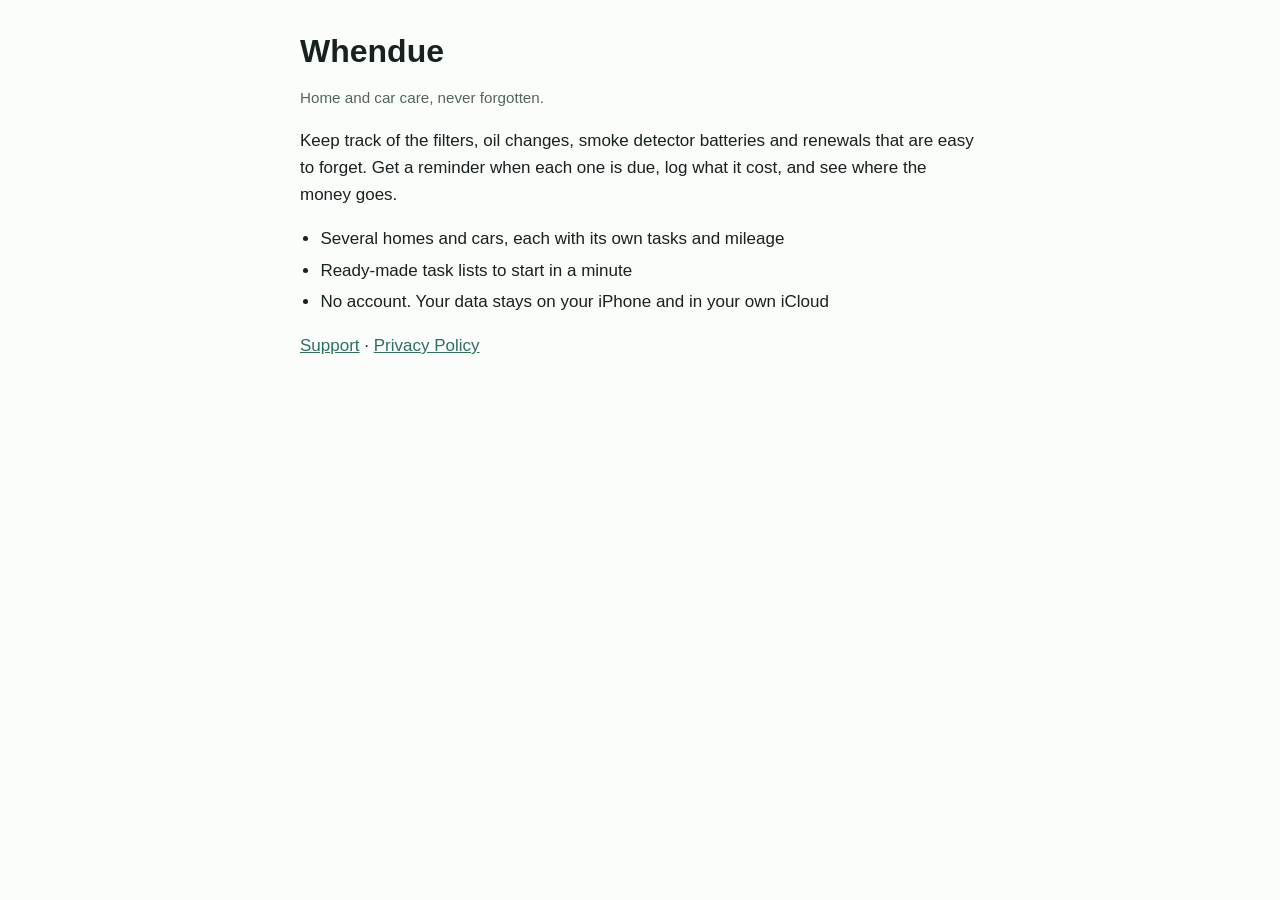
<file: index.html>
<!doctype html>
<html lang="en">
<head>
  <meta charset="utf-8">
  <meta name="viewport" content="width=device-width, initial-scale=1">
  <title>Whendue · Home and car care reminders</title>
  <link rel="stylesheet" href="style.css">
</head>
<body>
<main>
  <h1>Whendue</h1>
  <p class="muted">Home and car care, never forgotten.</p>
  <p>Keep track of the filters, oil changes, smoke detector batteries and renewals that are
    easy to forget. Get a reminder when each one is due, log what it cost, and see where the
    money goes.</p>
  <ul>
    <li>Several homes and cars, each with its own tasks and mileage</li>
    <li>Ready-made task lists to start in a minute</li>
    <li>No account. Your data stays on your iPhone and in your own iCloud</li>
  </ul>
  <p><a href="support.html">Support</a> · <a href="privacy.html">Privacy Policy</a></p>
</main>
</body>
</html>
</file>
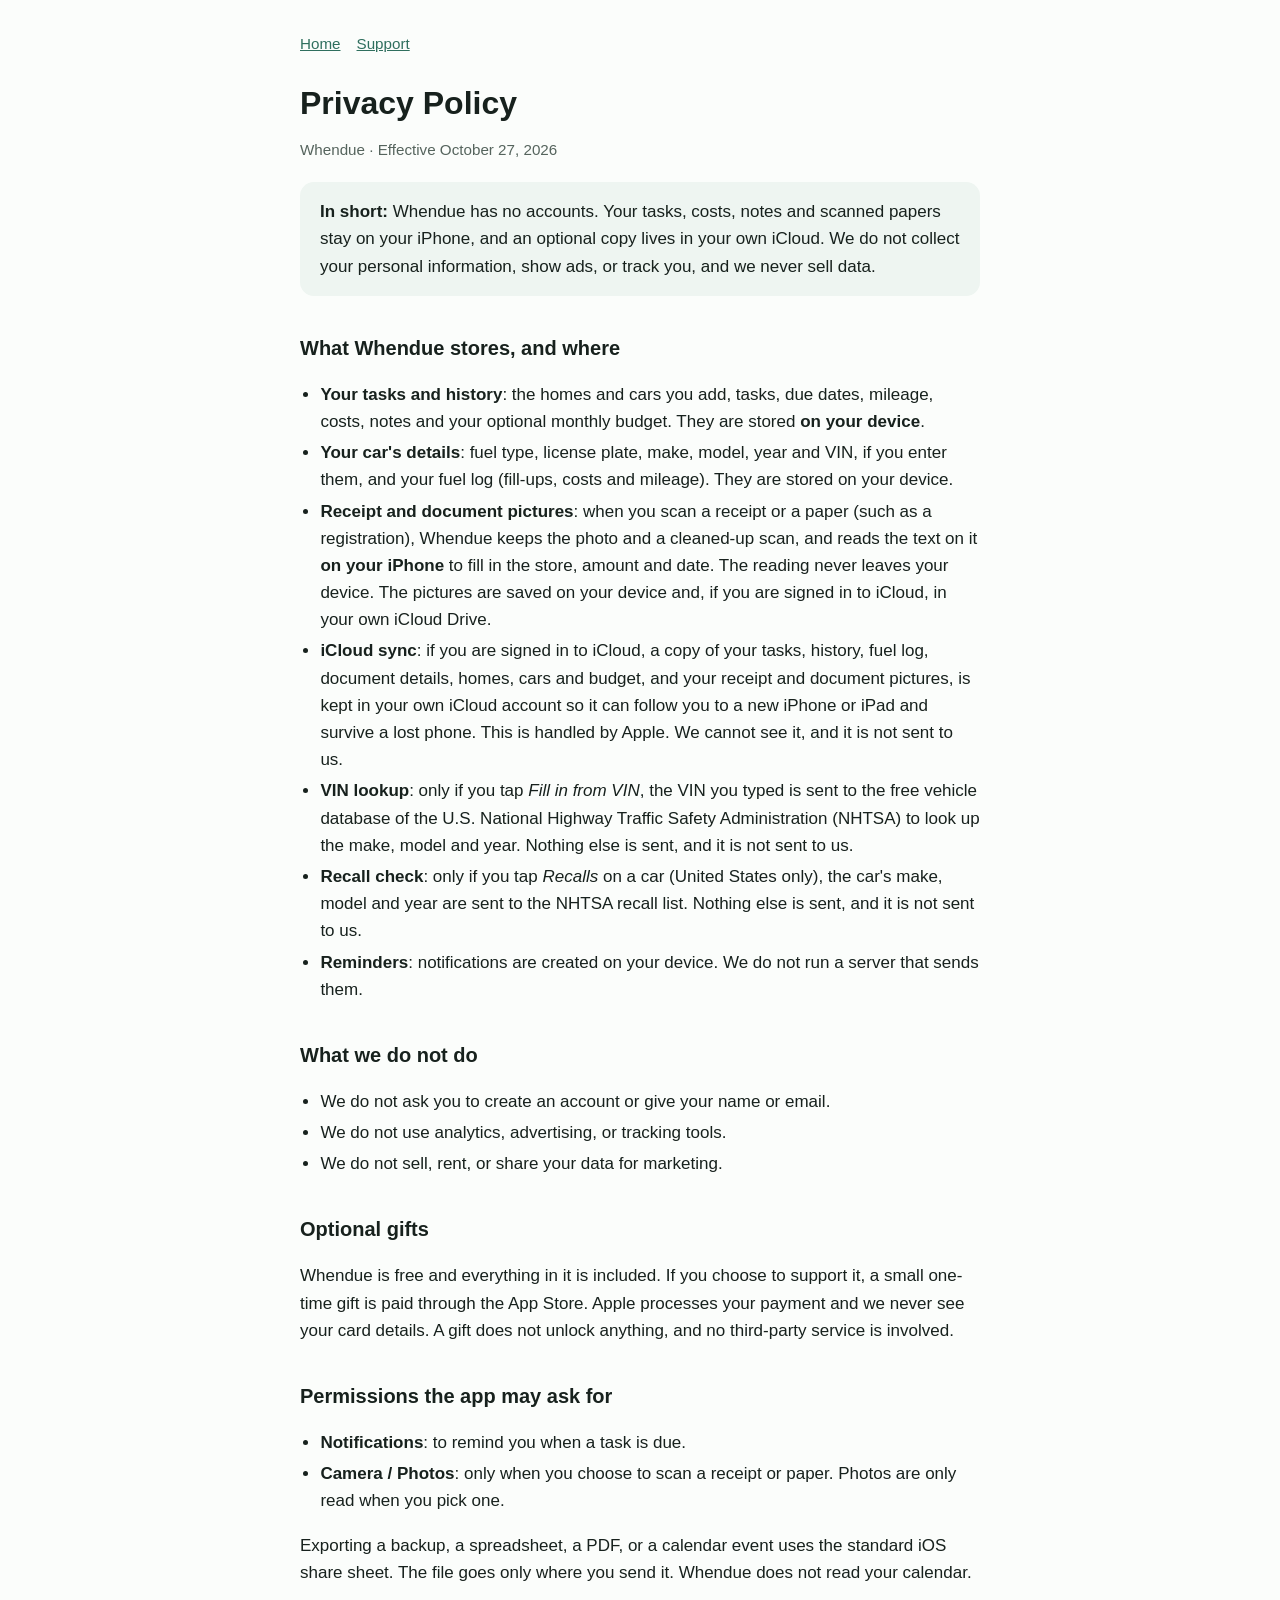
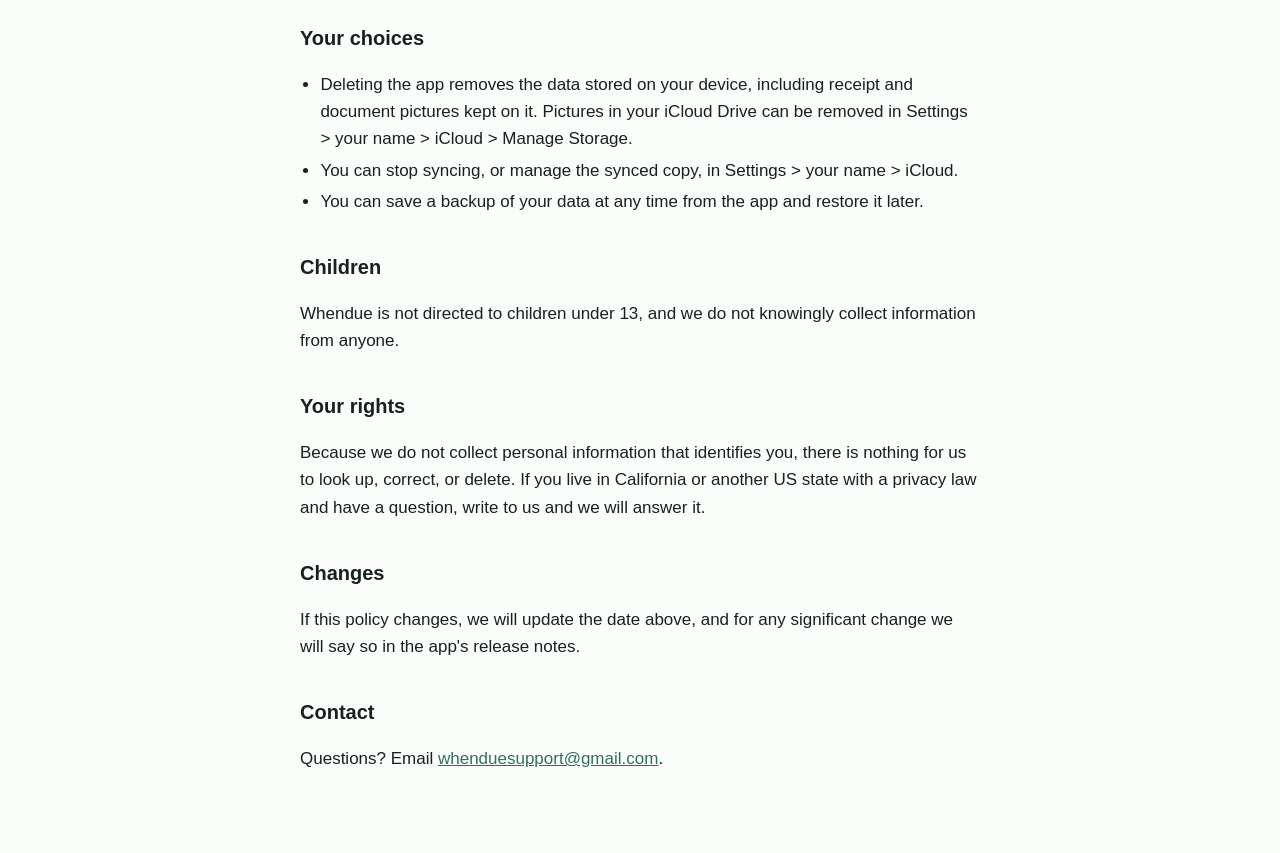
<file: privacy.html>
<!doctype html>
<html lang="en">
<head>
  <meta charset="utf-8">
  <meta name="viewport" content="width=device-width, initial-scale=1">
  <title>Privacy Policy · Whendue</title>
  <link rel="stylesheet" href="style.css">
</head>
<body>
<main>
  <nav><a href="index.html">Home</a><a href="support.html">Support</a></nav>
  <h1>Privacy Policy</h1>
  <p class="muted">Whendue · Effective October 27, 2026</p>

  <div class="card">
    <strong>In short:</strong> Whendue has no accounts. Your tasks, costs, notes and
    scanned papers stay on your iPhone, and an optional copy lives in your own iCloud. We do not
    collect your personal information, show ads, or track you, and we never sell data.
  </div>

  <h2>What Whendue stores, and where</h2>
  <ul>
    <li><strong>Your tasks and history</strong>: the homes and cars you add, tasks, due
      dates, mileage, costs, notes and your optional monthly budget. They are stored
      <strong>on your device</strong>.</li>
    <li><strong>Your car's details</strong>: fuel type, license plate, make, model, year
      and VIN, if you enter them, and your fuel log (fill-ups, costs and mileage). They are
      stored on your device.</li>
    <li><strong>Receipt and document pictures</strong>: when you scan a receipt or a paper
      (such as a registration), Whendue keeps the photo and a cleaned-up scan, and reads
      the text on it <strong>on your iPhone</strong> to fill in the store, amount and
      date. The reading never leaves your device. The pictures are saved on your device
      and, if you are signed in to iCloud, in your own iCloud Drive.</li>
    <li><strong>iCloud sync</strong>: if you are signed in to iCloud, a copy of your tasks,
      history, fuel log, document details, homes, cars and budget, and your receipt and
      document pictures, is kept in your own iCloud account so it can follow you to a new
      iPhone or iPad and survive a lost phone. This is handled by Apple. We cannot see it,
      and it is not sent to us.</li>
    <li><strong>VIN lookup</strong>: only if you tap <em>Fill in from VIN</em>, the VIN you
      typed is sent to the free vehicle database of the U.S. National Highway Traffic
      Safety Administration (NHTSA) to look up the make, model and year. Nothing else is
      sent, and it is not sent to us.</li>
    <li><strong>Recall check</strong>: only if you tap <em>Recalls</em> on a car (United
      States only), the car's make, model and year are sent to the NHTSA recall list. Nothing
      else is sent, and it is not sent to us.</li>
    <li><strong>Reminders</strong>: notifications are created on your device. We do not run
      a server that sends them.</li>
  </ul>

  <h2>What we do not do</h2>
  <ul>
    <li>We do not ask you to create an account or give your name or email.</li>
    <li>We do not use analytics, advertising, or tracking tools.</li>
    <li>We do not sell, rent, or share your data for marketing.</li>
  </ul>

  <h2>Optional gifts</h2>
  <p>Whendue is free and everything in it is included. If you choose to support it, a
    small one-time gift is paid through the App Store. Apple processes your payment and we
    never see your card details. A gift does not unlock anything, and no third-party
    service is involved.</p>

  <h2>Permissions the app may ask for</h2>
  <ul>
    <li><strong>Notifications</strong>: to remind you when a task is due.</li>
    <li><strong>Camera / Photos</strong>: only when you choose to scan a receipt or paper.
      Photos are only read when you pick one.</li>
  </ul>
  <p>Exporting a backup, a spreadsheet, a PDF, or a calendar event uses the standard iOS
    share sheet. The file goes only where you send it. Whendue does not read your
    calendar.</p>

  <h2>Your choices</h2>
  <ul>
    <li>Deleting the app removes the data stored on your device, including receipt and document pictures kept on it. Pictures in your iCloud
      Drive can be removed in Settings &gt; your name &gt; iCloud &gt; Manage Storage.</li>
    <li>You can stop syncing, or manage the synced copy, in Settings &gt; your name &gt;
      iCloud.</li>
    <li>You can save a backup of your data at any time from the app and restore it later.</li>
  </ul>

  <h2>Children</h2>
  <p>Whendue is not directed to children under 13, and we do not knowingly collect
    information from anyone.</p>

  <h2>Your rights</h2>
  <p>Because we do not collect personal information that identifies you, there is nothing
    for us to look up, correct, or delete. If you live in California or another US state
    with a privacy law and have a question, write to us and we will answer it.</p>

  <h2>Changes</h2>
  <p>If this policy changes, we will update the date above, and for any significant change
    we will say so in the app's release notes.</p>

  <h2>Contact</h2>
  <p>Questions? Email <a href="mailto:whenduesupport@gmail.com">whenduesupport@gmail.com</a>.</p>
</main>
</body>
</html>
</file>
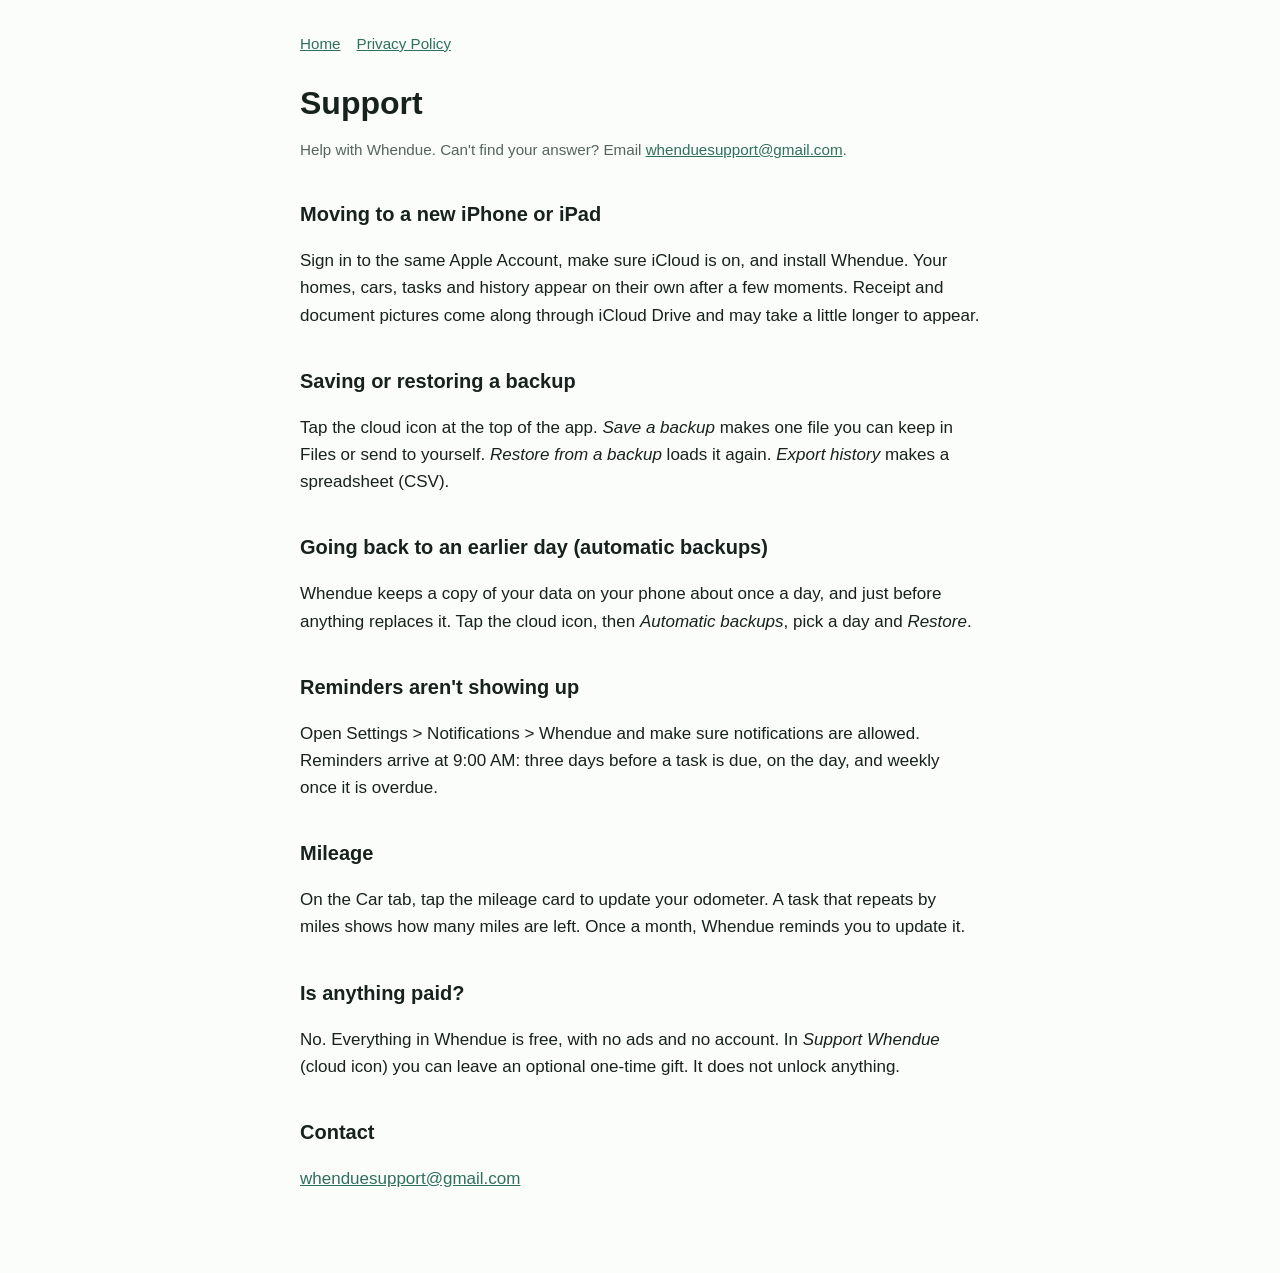
<file: support.html>
<!doctype html>
<html lang="en">
<head>
  <meta charset="utf-8">
  <meta name="viewport" content="width=device-width, initial-scale=1">
  <title>Support · Whendue</title>
  <link rel="stylesheet" href="style.css">
</head>
<body>
<main>
  <nav><a href="index.html">Home</a><a href="privacy.html">Privacy Policy</a></nav>
  <h1>Support</h1>
  <p class="muted">Help with Whendue. Can't find your answer? Email
    <a href="mailto:whenduesupport@gmail.com">whenduesupport@gmail.com</a>.</p>

  <h2>Moving to a new iPhone or iPad</h2>
  <p>Sign in to the same Apple Account, make sure iCloud is on, and install Whendue.
    Your homes, cars, tasks and history appear on their own after a few moments. Receipt
    and document pictures come along through iCloud Drive and may take a little longer to
    appear.</p>

  <h2>Saving or restoring a backup</h2>
  <p>Tap the cloud icon at the top of the app. <em>Save a backup</em> makes one file you
    can keep in Files or send to yourself. <em>Restore from a backup</em> loads it again.
    <em>Export history</em> makes a spreadsheet (CSV).</p>

  <h2>Going back to an earlier day (automatic backups)</h2>
  <p>Whendue keeps a copy of your data on your phone about once a day, and just before
    anything replaces it. Tap the cloud icon, then <em>Automatic backups</em>, pick a day
    and <em>Restore</em>.</p>

  <h2>Reminders aren't showing up</h2>
  <p>Open Settings &gt; Notifications &gt; Whendue and make sure notifications are
    allowed. Reminders arrive at 9:00 AM: three days before a task is due, on the day, and
    weekly once it is overdue.</p>

  <h2>Mileage</h2>
  <p>On the Car tab, tap the mileage card to update your odometer. A task that repeats by
    miles shows how many miles are left. Once a month, Whendue reminds you to update it.</p>

  <h2>Is anything paid?</h2>
  <p>No. Everything in Whendue is free, with no ads and no account. In
    <em>Support Whendue</em> (cloud icon) you can leave an optional one-time gift. It does
    not unlock anything.</p>

  <h2>Contact</h2>
  <p><a href="mailto:whenduesupport@gmail.com">whenduesupport@gmail.com</a></p>
</main>
</body>
</html>
</file>
<file: style.css>
:root {
  --bg: #fbfdfb;
  --text: #17211d;
  --muted: #55645d;
  --accent: #2f6f5e;
  --card: #eef5f1;
}
@media (prefers-color-scheme: dark) {
  :root {
    --bg: #101614;
    --text: #e4ece8;
    --muted: #9bb0a6;
    --accent: #7fd6bd;
    --card: #1a2420;
  }
}
* { box-sizing: border-box; }
body {
  margin: 0;
  background: var(--bg);
  color: var(--text);
  font: 17px/1.6 -apple-system, BlinkMacSystemFont, "Segoe UI", Roboto, sans-serif;
}
main { max-width: 720px; margin: 0 auto; padding: 32px 20px 64px; }
h1 { font-size: 2rem; line-height: 1.2; margin: 0 0 4px; }
h2 { font-size: 1.25rem; margin: 36px 0 8px; }
p, li { color: var(--text); }
.muted { color: var(--muted); font-size: 0.95rem; }
a { color: var(--accent); }
ul { padding-left: 1.2em; }
li { margin: 4px 0; }
.card { background: var(--card); border-radius: 14px; padding: 16px 20px; margin: 20px 0; }
nav { display: flex; gap: 16px; margin-bottom: 28px; font-size: 0.95rem; }
</file>
